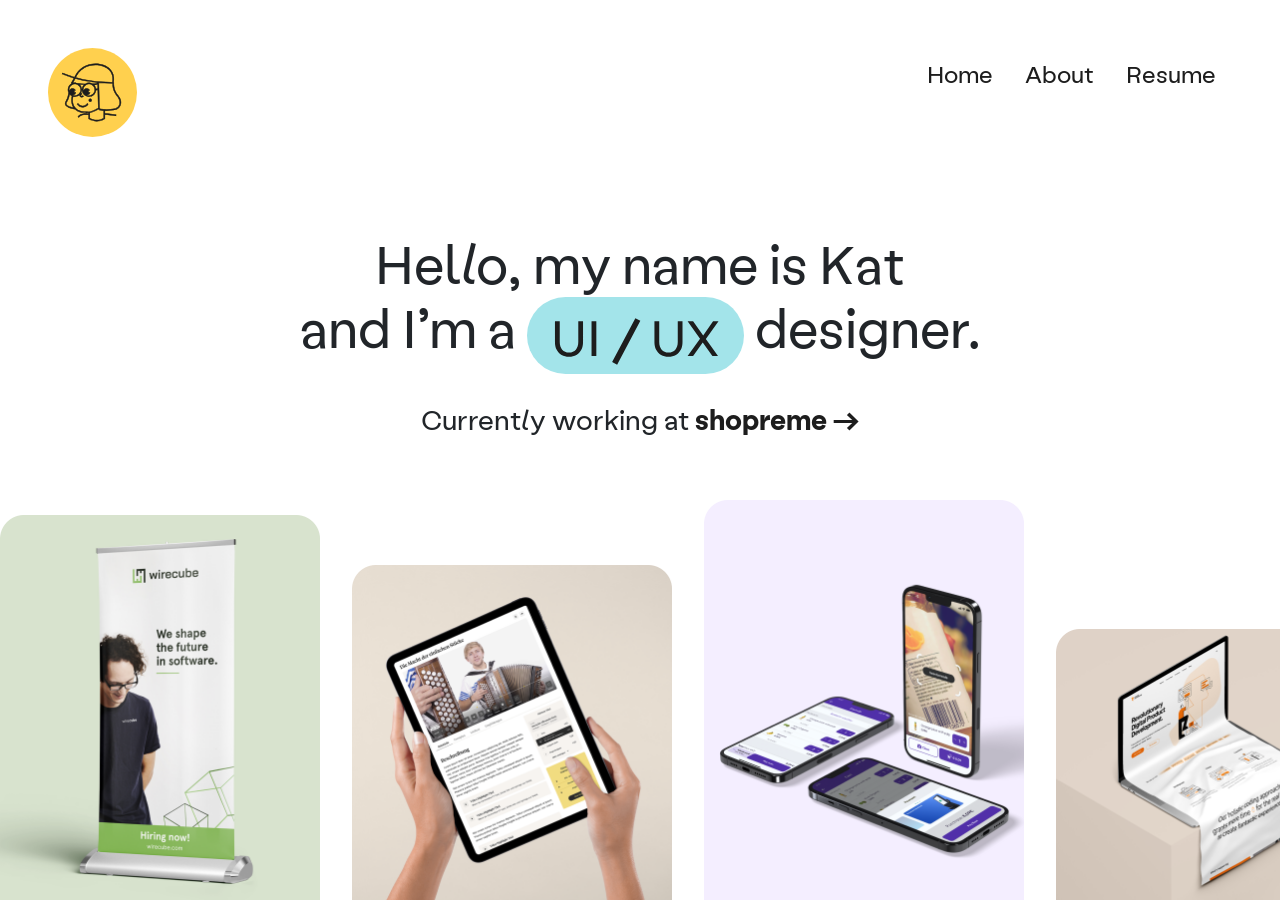
<file: index.html>
<!doctype html>
<html lang="en" class="h-100">
  <head>
    <meta charset="utf-8">
    <meta name="viewport" content="width=device-width, initial-scale=1">
    <meta name="description" content="">
    <title>Katja Sostar | UI / UX Designer</title>

    <link rel="canonical" href="https://getbootstrap.com/docs/5.0/examples/cover/">

    

    <!-- Bootstrap core CSS -->
    <link href="https://cdn.jsdelivr.net/npm/bootstrap@5.0.2/dist/css/bootstrap.min.css" rel="stylesheet" integrity="sha384-EVSTQN3/azprG1Anm3QDgpJLIm9Nao0Yz1ztcQTwFspd3yD65VohhpuuCOmLASjC" crossorigin="anonymous">
    
    <!-- Custom styles for this template -->
    <link href="style.css" rel="stylesheet">
  </head>
  <body class="d-flex h-100 text-center">
    
<div class=" d-flex w-100 h-100 mx-auto flex-column">
  <header class="mb-auto p-5">
    <div>
      <img class="logo float-md-start mb-0" src="/assets/logo.svg" alt="">
      <nav class="nav nav-masthead justify-content-center float-md-end">
        <a class="nav-link "href="#">Home</a>
        <a class="nav-link" href="/about.html">About</a>
        <a class="nav-link" href="#">Resume</a>

      </nav>
    </div>
  </header>

  <main class="container col-lg-12 col-md-12 col-sm-10">
    <h1>Hello, my name<br class="d-inline d-lg-none d-md-none"> is Kat<br class="d-none d-lg-inline d-md-inline"> and I’m a <br class="d-inline d-lg-none d-md-none"> <span class="tag"><img src="/assets/tag.svg" alt=""></span> designer. </h1>

    <p class="lead mt-4">Currently working at <a class="shopreme" target="_blank" href="https://www.shopreme.com">shopreme →</a></p>

  </main>

  <div class=" mt-auto marquee marquee--reverse">
    <div class="marquee__group  align-items-end">
      <img src='/assets/1.png' alt=''>
      <img src='/assets/2.png' alt=''>
      <img src='/assets/3.png' alt=''>
      <img src='/assets/4.png' alt=''>
      <img src='/assets/5.png' alt=''>
      <img src='/assets/6.png' alt=''>

    </div>
  
    <div aria-hidden="true" class="marquee__group align-items-end">
      <img src='/assets/1.png' alt=''>
      <img src='/assets/2.png' alt=''>
      <img src='/assets/3.png' alt=''>
      <img src='/assets/4.png' alt=''>
      <img src='/assets/5.png' alt=''>
      <img src='/assets/6.png' alt=''>
    </div>
  </div> 
</div>


    
  </body>
</html>
</file>
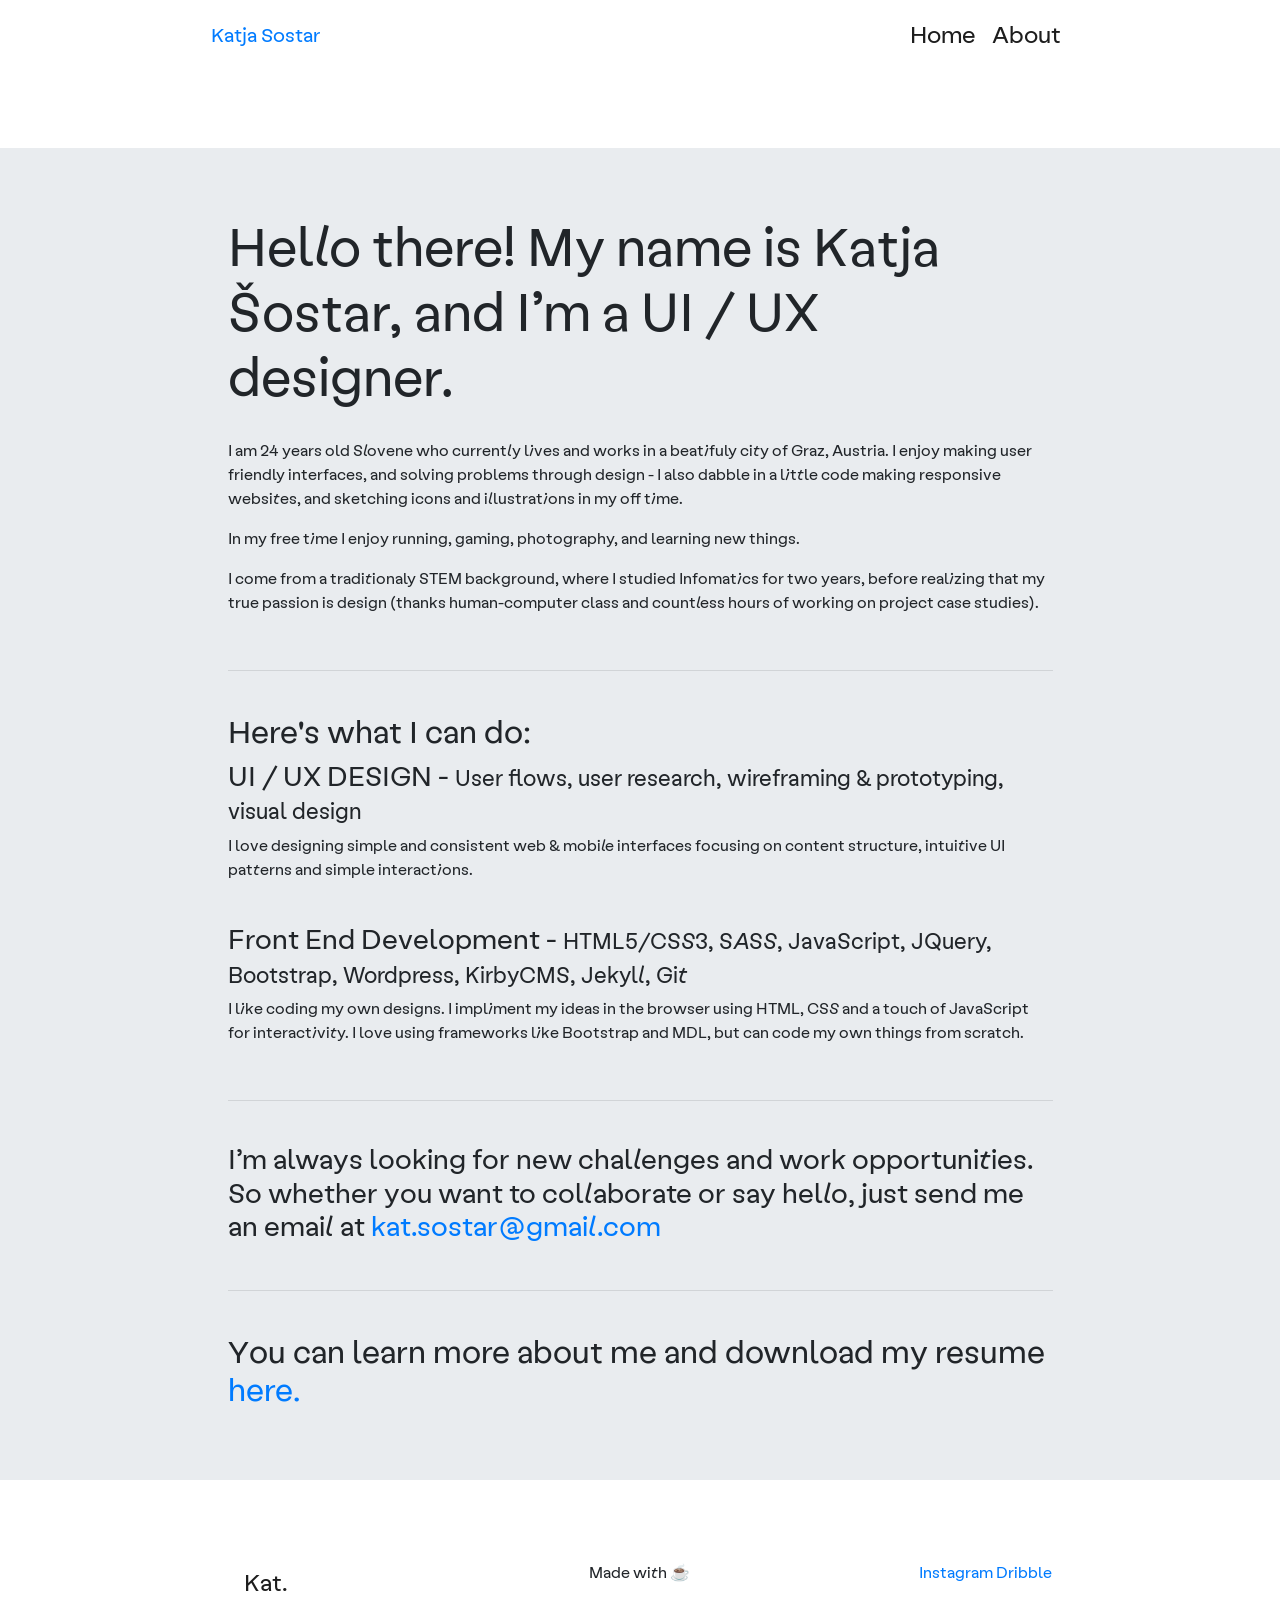
<file: about.html>
<!doctype html>
<html lang="en">

<head>
    <!-- Required meta tags -->
    <meta charset="utf-8">
    <meta name="viewport" content="width=device-width, initial-scale=1, shrink-to-fit=no">

    <!-- Bootstrap CSS -->
    <link rel="stylesheet" href="https://stackpath.bootstrapcdn.com/bootstrap/4.2.1/css/bootstrap.min.css" integrity="sha384-GJzZqFGwb1QTTN6wy59ffF1BuGJpLSa9DkKMp0DgiMDm4iYMj70gZWKYbI706tWS" crossorigin="anonymous">

    <link href="https://fonts.googleapis.com/css?family=Montserrat:400,500,700,800" rel="stylesheet">

    <link rel="stylesheet" href="style.css">

    <link rel="stylesheet" href="animate.css">



    <title>Katja Sostar | UI / UX Designer</title>
</head>

<body>

    <div class="container">
        <div class="row d-flex justify-content-center">
            <div class="col-lg-10 col-12">
                <nav class="navbar navbar-expand-lg">
                    <div class="container">
                        <a href="/index.html" class="navbar-brand">Katja Sostar</a>
                        <button class="navbar-toggler float-right" type="button" data-toggle="collapse" data-target="#navbar9">
            <span class="navbar-toggler-icon"></span>
        </button>
                        <div class="navbar-collapse collapse" id="navbar9">
                            <ul class="navbar-nav ml-auto">
                                <li class="nav-item">
                                    <a class="nav-link" href="/index.html">Home</a>
                                </li>
                                <li class="nav-item">
                                    <a class="nav-link" href="/about.html">About</a>
                                </li>
                            </ul>
                        </div>
                    </div>
                </nav>

            </div>
        </div>
    </div>

    <div id="header" class="jumbotron jumbotron-fluid  mt-5 mb-5">
        <div class="container">
            <div class="row d-flex justify-content-center">
                <div class="col-lg-9 col-12">
                    <h1>Hello there! My name is Katja Šostar, and I’m a UI / UX designer.</h1>
                    <br>

                    <p>I am 24 years old Slovene who currently lives and works in a beatifuly city of Graz, Austria. I enjoy making user friendly interfaces, and solving problems through design - I also dabble in a little code making responsive websites, and sketching icons and illustrations in my off time.
                    </p>

                    <p>In my free time I enjoy running, gaming, photography, and learning new things.</p>

                    <p>I come from a traditionaly STEM background, where I studied Infomatics for two years, before realizing that my true passion is design (thanks human-computer class and countless hours of working on project case studies).</p>

                    <br>
                    <hr>
                    <br>


                    <h2>Here's what I can do:</h2>
                    <h3>UI / UX DESIGN - <small>User flows, user research, wireframing & prototyping, visual design</small></h3>
                    <p> I love designing simple and consistent web & mobile interfaces focusing on content structure, intuitive UI patterns and simple interactions.
                    </p>

                    <br>

                    <h3>Front End Development - <small>HTML5/CSS3, SASS, JavaScript, JQuery, Bootstrap, Wordpress, KirbyCMS, Jekyll, Git</small></h3>
                    <p> I like coding my own designs. I impliment my ideas in the browser using HTML, CSS and a touch of JavaScript for interactivity. I love using frameworks like Bootstrap and MDL, but can code my own things from scratch.
                    </p>

                    <br>
                    <hr>
                    <br>

                    <h3>I’m always looking for new challenges and work opportunities. So whether you want to collaborate or say hello, just send me an email at
                        <spawn class="underline--magical"><a href="mailto:kat.sostar@gmail.com">kat.sostar@gmail.com</a></spawn>
                    </h3>

                    <br>
                    <hr>
                    <br>


                    <h2>You can learn more about me and download my resume
                        <spawn class="underline--magical"><a target="_blank" href="/katjasostar-uiux.pdf">here.</a></spawn>
                    </h2>


                </div>
            </div>
        </div>
    </div>

    <div id="footer" class="container">
        <div class="row d-flex justify-content-center">
            <div class="col-lg-9 col-12">
                <div class="row">
                    <div class="col-md-4 col-2">
                        <h3> <a class="nav-link" href="/index.html">Kat.</a>
                        </h3>
                    </div>
                    <div class="col-md-4 text-center col-4">
                        <p>Made with &#9749;</p>
                    </div>
                    <div class="col-md-4 text-right col-6">
                        <a href="https://instagram.com/hell0imkat/">Instagram</a>
                        <a href="https://dribbble.com/helloimkat">Dribble</a>
                    </div>
                </div>
            </div>
        </div>
    </div>


    <!-- Optional JavaScript -->
    <!-- jQuery first, then Popper.js, then Bootstrap JS -->
    <script src="https://code.jquery.com/jquery-3.3.1.slim.min.js" integrity="sha384-q8i/X+965DzO0rT7abK41JStQIAqVgRVzpbzo5smXKp4YfRvH+8abtTE1Pi6jizo" crossorigin="anonymous"></script>
    <script src="https://cdnjs.cloudflare.com/ajax/libs/popper.js/1.14.6/umd/popper.min.js" integrity="sha384-wHAiFfRlMFy6i5SRaxvfOCifBUQy1xHdJ/yoi7FRNXMRBu5WHdZYu1hA6ZOblgut" crossorigin="anonymous"></script>
    <script src="https://stackpath.bootstrapcdn.com/bootstrap/4.2.1/js/bootstrap.min.js" integrity="sha384-B0UglyR+jN6CkvvICOB2joaf5I4l3gm9GU6Hc1og6Ls7i6U/mkkaduKaBhlAXv9k" crossorigin="anonymous"></script>
</body>

</html>
</file>
<file: style.css>
/* Fonts */
@font-face {
  font-family: LabilGrotesk-Bold;
  src: url(/assets/fonts/LabilGrotesk-Bold.ttf);
}

@font-face {
  font-family: LabilGrotesk-Regular;
  src: url(/assets/fonts/LabilGrotesk-Regular.ttf);
}

@font-face {
  font-family: Inter-Light;
  src: url(/assets/fonts/Inter-Light.ttf);
}

/*
 * Base structure
 */

body {
  --space: 2rem;
  display: grid;
  overflow: hidden;
  gap: var(--space);
  min-width: 100%;
  font-family: LabilGrotesk-Regular;
}

.cover-container {
  max-width: 42em;
}

.nav-link {
  font-family: LabilGrotesk-Regular;
  color: #1D1D1D;
  font-size: 24px;
}

.nav-link:hover {
  color: #A3E4EA;
}


* {
  box-sizing: border-box;
}

h1 {
  font-family: LabilGrotesk-Regular;
  font-size: 54px;
  line-height: 1.2;
}

h2 {
  font-size: 2rem;
}

.bolded {
  font-family: LabilGrotesk-Bold;
}

.lead {
  font-size: 28px;
  font-family: LabilGrotesk-Regular;
}

.lead > a {
  color: #1D1D1D;
  font-family: LabilGrotesk-Bold;
  text-decoration: none;
}

.lead > a:hover {
color: #FFD04E;
text-decoration: underline;
}

.about-list {
  font-family: Inter-Light;
}

.marquee {
  --duration: 60s;
  --gap: var(--space);
  min-width: 100%;
  display: flex;
  overflow: hidden;
  user-select: none;
  gap: var(--gap);
}

.marquee__group {
  flex-shrink: 0;
  display: flex;
  align-items: center;
  justify-content: space-around;
  gap: var(--gap);
  min-width: 100%;
  animation: scroll var(--duration) linear infinite;
}

@media (prefers-reduced-motion: reduce) {
  .marquee__group {
    animation-play-state: paused;
  }
}

.marquee__group img {
  max-width: clamp(10rem, 1rem + 35vmin, 20rem);
  object-fit: cover;
}

.marquee--reverse .marquee__group {
  animation-direction: reverse;
  animation-delay: calc(var(--duration) / -2);
}

@keyframes scroll {
  0% {
    transform: translateX(0);
  }

  100% {
    transform: translateX(calc(-100% - var(--gap)));
  }
}

@media (max-width: 767.98px) {
  h1 {
    font-family: LabilGrotesk-Regular;
    font-size: 40px;
  }

  .tag img {
    width: 140px;
  }
}

@media (max-width: 991.98px) { 
  h1 {
    font-family: LabilGrotesk-Regular;
    font-size: 40px;
  }

  .tag img {
    width: 140px;
  }
 }


@media (max-width: 576px) { 
  .nav-link {
    font-size: 18px;
    margin-top: 24px;
    margin-bottom: 32px;
  }

  main {
    margin-top: -60px;
  }

  h1 {
    font-family: LabilGrotesk-Regular;
    font-size: 40px;
  }

  .tag img {
    width: 140px;
  }

  .lead {
    font-size: 20px;
  }

 }

 @media (max-width: 360px) { 
  .nav-link {
    font-size: 17px;
  }

  main {
    margin-top: -60px;
  }

  h1 {
    font-family: LabilGrotesk-Regular;
    font-size: 36px;
  }

  .tag img {
    width: 120px;
  }

  .lead {
    font-size: 20px;
  }

 }
</file>
